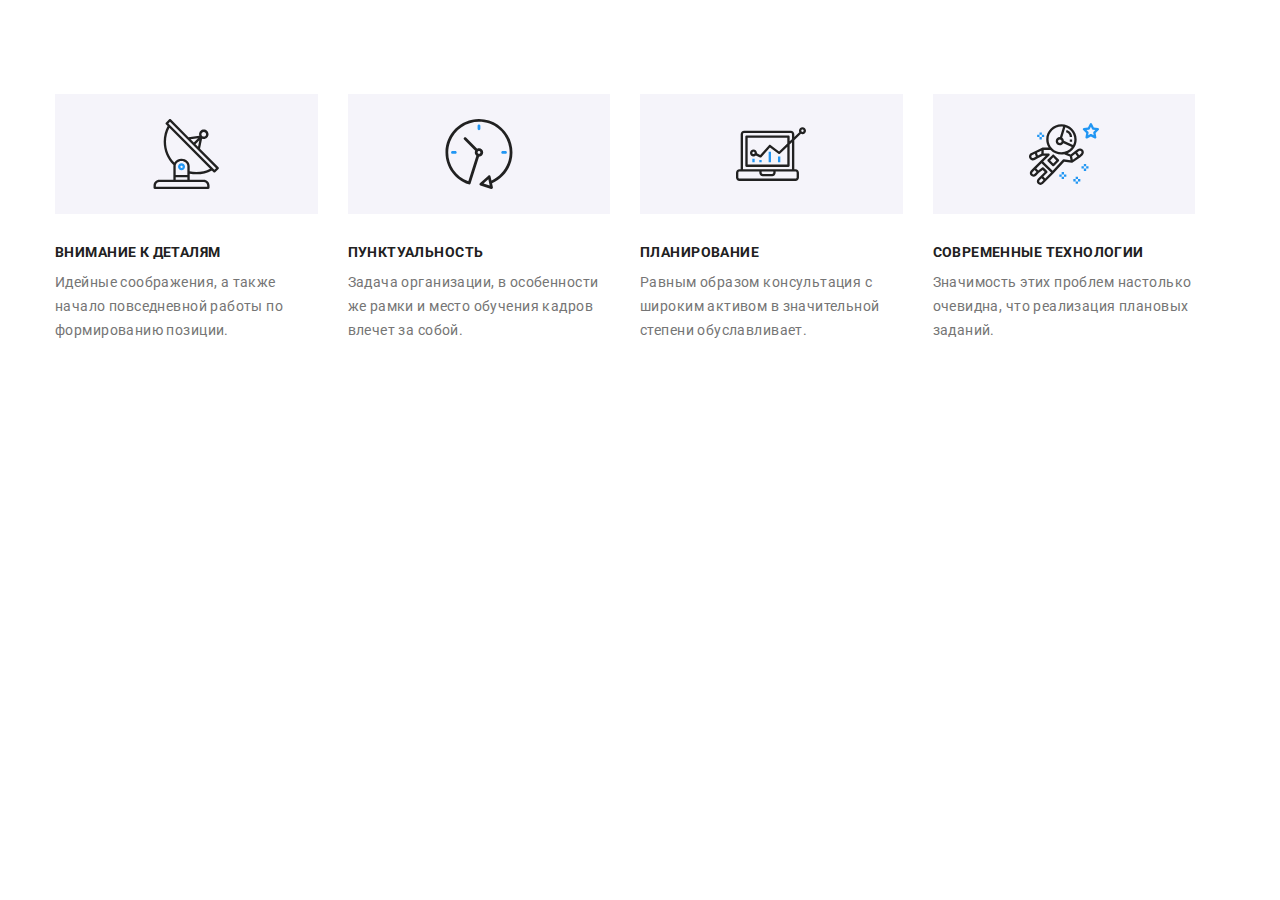
<file: index.html>
<!DOCTYPE html>
<html lang="ru">
<head>
    <meta charset="UTF-8">
    <meta http-equiv="X-UA-Compatible" content="IE=edge">
    <meta name="viewport" content="width=device-width, initial-scale=1.0">
    <title>Студия</title>
    <link rel="preconnect" href="https://fonts.googleapis.com">
    <link rel="preconnect" href="https://fonts.gstatic.com" crossorigin>
    <link href="https://fonts.googleapis.com/css2?family=Roboto:wght@400;500;700;900&display=swap" rel="stylesheet">
    <link rel="preconnect" href="https://fonts.googleapis.com">
    <link rel="preconnect" href="https://fonts.gstatic.com" crossorigin>
    <link href="https://fonts.googleapis.com/css2?family=Raleway:wght@700&display=swap" rel="stylesheet">
    <link rel="stylesheet" href="https://cdn.jsdelivr.net/npm/modern-normalize@1.1.0/modern-normalize.css"
    />
    <link rel="stylesheet" href="./css/main.min.css">
    <!-- <link rel="stylesheet" href="./css/styles.css"> -->
    
    </head>
<!-- <body>
    <header class="header">
       <div class="container header_container">
       <nav class="header_nav header_list">
           <a href=./index.html class="Logo link">Web<span class="Logostudio link">Studio</span></a>
            
        <ul class="header_list link">
            <li class="header_item link">
              <a class="heder_link heder_link--current link" href="Студия">Студия</a>
            </li>
            <li class="header_item link">
              <a class="heder_link link" href=./portfolio.html>Портфолио</a>
            </li>
            <li class="header_item link">
              <a class="heder_link link" href="Контакты">Контакты</a>
            </li>
        </ul>
        </nav>
        
        <ul class="header_contact">
            <li class="contact_list link">
                <a class="contact_item link" href="mailto:info@devstudio.com">
                <svg class="email_icon">
                <use href="./imeges/sprite.svg#icon-email"></use>
                </svg>
                info@devstudio.com</a>
            </li>
            <li class="contact_list link">
                <a class="contact_item link" href="tel:+380961111111">
                <svg class="tel_icon">
                    <use href="./imeges/sprite.svg#icon-phone"></use>
                </svg>
                +38 096 111 11 11</a>
            </li>
        </ul>       
       </div>
    </header>
    <main class="hero_center">
        <section class="baner">
            <div class="container">
            <h1 class="hero_main">Эффективные решения для вашего бизнеса</h1>
            <button class="hero_btn" type="button" data-modal-open>Заказать услугу</button>
        </div>
        </section> -->

        <section class="about_us">
            <div class="container">
            <ul class="link about_us-list">
             <li class="about_us-item"> 
                <div class="about_us-card"> 
                 <div class="about_us-pictures">
                    <svg class="about_us-icon_antena">
                    <use href="./imeges/sprite.svg#icon-antena"></use>
                    </svg>
                 </div>
                </div>
                 <h3 class="about_us-title">Внимание к деталям</h3> 
                <p class="about_us_text">Идейные соображения, а также начало повседневной работы по формированию позиции.</p>  
             </li>
             <li class="about_us-item"> 
                <div class="about_us-card"> 
                    <div class="about_us-pictures">
                       <svg class="about_us-icon_clock">
                       <use href="./imeges/sprite.svg#icon-clock"></use>
                       </svg>
                    </div>
                   </div>
                 <h3 class="about_us-title">Пунктуальность</h3> 
                <p class="about_us_text">Задача организации, в особенности же рамки и место обучения кадров влечет за собой.</p>  
             </li>
             <li class="about_us-item"> 
                <div class="about_us-card"> 
                    <div class="about_us-pictures">
                       <svg class="about_us-icon_diagram">
                       <use href="./imeges/sprite.svg#icon-diagramfinish"></use>
                       </svg>
                    </div>
                   </div>
                 <h3 class="about_us-title">Планирование</h3> 
                <p class="about_us_text">Равным образом консультация с широким активом в значительной степени обуславливает.</p>  
             </li>
             <li class="about_us-item"> 
                <div class="about_us-card"> 
                    <div class="about_us-pictures">
                       <svg class="about_us-icon_astronaut">
                       <use href="./imeges/sprite.svg#icon-astronaut"></use>
                       </svg>
                    </div>
                   </div>
                 <h3 class="about_us-title">Современные технологии</h3> 
                <p class="about_us_text">Значимость этих проблем настолько очевидна, что реализация плановых заданий.</p>  
             </li>
            </ul>
        </div>
        </section>

        <!-- <section class="we-do">
            <div class="container">
            <h2 class="we-do__title">Чем мы занимаемся</h2>
             <ul class="we_do_list">
                 <li class="link we-do__item">
                    <div class="we-do__card">
                     <img class="we_do_image" src="./imeges/box1.jpg" alt="печатает на клавиатуре" width="370" height="294">
                    <p class="we-do__text">Десктопные приложения</p>
                </div>
                </li>
                    <li class="link we-do__item">
                        <div class="we-do__card">
                    <img class="we_do_image" src="./imeges/box2.jpg" alt="показывает телефон на экране" width="370" height="294">
                <p class="we-do__text">Мобильные приложения</p>
                </div>
                </li>
                <li class="link we-do__item">
                    <div class="we-do__card">
                    <img class="we_do_image" src="./imeges/box3(1).jpg" alt="на картинке показан планшет" width="370" height="294">
                    <p class="we-do__text">Дизайнерские решения</p>
                </div>
                </li>
             </ul>
            </div>
        </section>

        <section class="team">
            <div class="container">
            <h2 class="team_title">Наша команда</h2>
            <ul class="team_list">
                <li class="link photo_us">
                    <img class="team_photo" src="./imeges/img(1).jpg" alt="сотрудник" width="270" height="260">
                    <h4 class="name">Игорь Демьяненко</h4>
                    <h5 class="prof" lang="en">Product Designer</h5>
                    <ul class="team_list_item social">
                        <li class="social_item link">
                            <a href="" class="social_link">
                             <svg class="social_icon">
                             <use 
                              href="./imeges/sprite.svg#icon-instagram">
                              </use>
                             </svg>
                            </a>
                        </li>
                        <li class="social_item link">
                            <a href="" class="social_link">
                             <svg class="social_icon">
                                <use 
                                href="./imeges/sprite.svg#icon-twitter">
                                </use>
                             </svg>
                            </a>
                        </li>

                        <li class="social_item link">
                            <a href="" class="social_link">
                               <svg class="social_icon">
                                    <use 
                                    href="./imeges/sprite.svg#icon-facebook">
                                    </use>
                                </svg>  
                            </a>

                        </li>
                        <li class="social_item link">
                            <a href="" class="social_link">
                                <svg class="social_icon">
                                    <use 
                                    href="./imeges/sprite.svg#icon-linkedin">
                                    </use>
                                </svg>  
                            </a>
                        </li>
                        
                    </ul>
                </li>
                <li class="link photo_us">
                   <img class="team_photo" src="./imeges/img(2).jpg" alt="сотрудник" width="270" height="260">
                   <h4 class="name">Ольга Репина</h4>
                   <h5 class="prof" lang="en">Frontend Developer</h5>
                   <ul class="team_list_item social">
                    <li class="social_item link">
                        <a href="" class="social_link">
                            <svg class="social_icon">
                                <use 
                                 href="./imeges/sprite.svg#icon-instagram">
                                 </use>
                                </svg>
                               </a>
                           </li>
   
                           <li class="social_item link">
                               <a href="" class="social_link">
                                <svg class="social_icon">
                                   <use 
                                   href="./imeges/sprite.svg#icon-twitter">
                                   </use>
                                </svg>
                               </a>
                           </li>
   
                           <li class="social_item link">
                               <a href="" class="social_link">
                                  <svg class="social_icon">
                                       <use 
                                       href="./imeges/sprite.svg#icon-facebook">
                                       </use>
                                   </svg>  
                               </a>
   
                           </li>
                           <li class="social_item link">
                               <a href="" class="social_link">
                                   <svg class="social_icon">
                                       <use 
                                       href="./imeges/sprite.svg#icon-linkedin">
                                       </use>
                                   </svg>  
                               </a>
                           </li>
                           
                       </ul>
                                   
                </li>
               <li class="link photo_us">
                   <img class="team_photo" src="./imeges/img(3).jpg" alt="сотрудник" width="270" height="260">
                   <h4 class="name">Николай Тарасов</h4>
                   <h5 class="prof" lang="en">Marketing</h5>
                   <ul class="team_list_item social">
                    <li class="social_item link">
                        <a href="" class="social_link">
                            <svg class="social_icon">
                                <use 
                                 href="./imeges/sprite.svg#icon-instagram">
                                 </use>
                                </svg>
                        </a>
                    </li>
   
                    <li class="social_item link">
                         <a href="" class="social_link">
                            <svg class="social_icon">
                                   <use 
                                   href="./imeges/sprite.svg#icon-twitter">
                                   </use>
                            </svg>
                        </a>
                    </li>
   
                    <li class="social_item link">
                            <a href="" class="social_link">
                                <svg class="social_icon">
                                       <use 
                                       href="./imeges/sprite.svg#icon-facebook">
                                       </use>
                                </svg>  
                            </a>
   
                    </li>
                    <li class="social_item link">
                            <a href="" class="social_link">
                                <svg class="social_icon">
                                       <use 
                                       href="./imeges/sprite.svg#icon-linkedin">
                                       </use>
                                </svg>  
                            </a>
                    </li>
                           
                </ul>
              </li>
               <li class="link photo_us">
                   <img class="team_photo" src="./imeges/img(4).jpg" alt="сотрудник" width="270" height="260">
                   <h4 class="name">Михаил Ермаков</h4>
                   <h5 class="prof" lang="en">UI Designer</h5>
                   <ul class="team_list_item social">
                    <li class="social_item link">
                        <a href="" class="social_link">
                            <svg class="social_icon">
                                <use 
                                 href="./imeges/sprite.svg#icon-instagram">
                                 </use>
                            </svg>
                        </a>
                    </li>
   
                    <li class="social_item link">
                        <a href="" class="social_link">
                            <svg class="social_icon">
                                   <use 
                                   href="./imeges/sprite.svg#icon-twitter">
                                   </use>
                            </svg>
                        </a>
                    </li>
   
                    <li class="social_item link">
                        <a href="" class="social_link">
                            <svg class="social_icon">
                                       <use 
                                       href="./imeges/sprite.svg#icon-facebook">
                                       </use>
                            </svg>  
                        </a>
   
                    </li>
                    <li class="social_item link">
                        <a href="" class="social_link">
                            <svg class="social_icon">
                                       <use 
                                       href="./imeges/sprite.svg#icon-linkedin">
                                       </use>
                            </svg>  
                        </a>
                    </li>
                   </ul>
                </li>
            </ul>
        </div>
        </section>

        <section class="client">
            <div class="container">
                <h2 class="title_client">Постоянные клиенты</h2>
            <ul class="client_list list">
                <li class="client_item link">
                    <a class="client_link" href="">
                        <svg class="company_icon">
                            <use href="./imeges/sprite.svg#icon-Company-YA"></use>
                        </svg>
                    </a>

                </li>
                <li class="client_item link">
                    <a class="client_link" href="">
                        <svg class="company_icon">
                            <use href="./imeges/sprite.svg#icon-company-windows"></use>
                        </svg>
                    </a>

                </li>
                <li class="client_item link">
                    <a class="client_link" href="">
                        <svg class="company_icon">
                            <use href="./imeges/sprite.svg#icon-company-circle"></use>
                        </svg>
                    </a>

                </li>
                <li class="client_item link">
                    <a class="client_link" href="">
                        <svg class="company_icon">
                            <use href="./imeges/sprite.svg#icon-Compane-foster"></use>
                        </svg>
                    </a>

                </li>
                <li class="client_item link">
                    <a class="client_link" href="">
                        <svg class="company_icon">
                            <use href="./imeges/sprite.svg#icon-company-brand"></use>
                        </svg>
                    </a>

                </li>
                <li class="client_item link">
                    <a class="client_link" href="">
                        <svg class="company_icon">
                            <use href="./imeges/sprite.svg#icon-company"></use>
                        </svg>
                    </a>

                </li>
            </ul>
            
            </div>
        </section>
    </main>

    <footer class="footer link">
    
     <div class="head_footer_container container"> 
        <div class="footer_container">
            <div class="footer_web">  
                <div class="logo_foot">
                <a href="WebStudio" class="Logo_footer link">Web<span class="Logostudio_footer link">Studio</span></a>
                </div>
            <address> 
            <ul class="link footer_list">
                <li class="link footer_item">
                    <a class="adress link" href="г.Киев,пр-тЛесиУкраинки,26">г. Киев, пр-т Леси Украинки, 26</a>
                </li>
                <li class="link footer_item">
                    <a class="contact_item link" href="mailto:info@devstudio.com">info@devstudio.com</a>
                </li>
                <li class="link footer_item">
                    <a class="contact_item link" href="tel:+380961111111">+38 096 111 11 11</a>
                </li>
            </ul>
            </address>
            </div> 

        <div class="footer_social">
         <h2 class="social_title">Присоединяйтесь</h2>
            <ul class="footer_social-list">
             <li class="footer_social-item link"> 
                 <a href="" class="footer_social-link">
                    <svg class="footer_social-icon">
                        <use href="./imeges/sprite.svg#icon-instagram"></use>
                    </svg>
                </a> 
            </li>
                            
            <li class="footer_social-item link"> 
                <a href="" class="footer_social-link">
                    <svg class="footer_social-icon">
                        <use href="./imeges/sprite.svg#icon-twitter"></use>
                    </svg>
                </a>
             </li>
                              
             <li class="footer_social-item link"> 
                 <a href="" class="footer_social-link">
                    <svg class="footer_social-icon">
                        <use href="./imeges/sprite.svg#icon-facebook"></use>
                    </svg>
                </a> 
            </li>

            <li class="footer_social-item link"> 
                <a href="" class="footer_social-link">
                    <svg class="footer_social-icon">
                        <use href="./imeges/sprite.svg#icon-linkedin"></use>
                    </svg>
                </a> 
            </li>
           </ul>
        </div> 
        </div> 
     
    <form class="footer_form">
        <strong class="strong">Подпишитесь на рассылку</strong>
        <div class="write_send">
        <input type="email" 
            id="mail" 
            placeholder="E-mail" 
            class="footer_input">
        <button type="submit" class="btn_write">
            <span class="btn_title">Подписаться</span>
            <svg class="icon_send" width="24" height="24">
                <use href="./imeges/sprite.svg#icon-send">
                 </use>
            </svg>
        </button>
        </div>
    </form>

     </div>
</footer> -->


    <div class="backdrop is_hidden" data-modal>
        <div class="modal">
            <button type="button" class="close_btn" data-modal-close>
                <svg class="close_button">
                    <use href="./imeges/sprite.svg#icon-close-black-18dp">
                </use>
                </svg>
            </button>
        
        <form class="modal_form">
            <p class="title_form">Оставьте свои данные, мы вам перезвоним</p>
            <div class="form_name">
            <label class="form_item" for="name" >Имя</label>
            <input class="form_input" type="text" name="name" id="name" placeholder="Иванов Иван">
            <svg class="form_icon">
            <use href="./imeges/sprite.svg#icon-People"></use>
            </svg>
           </div>
           <div class="form_name">
            <label class="form_item" for="tel">Телефон</label>
            <input class="form_input" type="tel" name="tel" id="tel">
            <svg class="form_icon">
               <use href="./imeges/sprite.svg#icon-tel"></use>
               </svg>
           </div>
           <div class="form_name">
            <label class="form_item" for="email">Почта</label>
            <input class="form_input" type="email" name="email" id="email">
            <svg class="form_icon">
               <use href="./imeges/sprite.svg#icon-letter"></use>
               </svg>
           </div>
           <div class="form_name">
            <label class="form_item" for="com">Комментарий</label>
            <textarea name="com" id="com" cols="30" rows="10" class="comment" placeholder="Введите текст"></textarea>
           </div>
           
           <input type="checkbox" id="agreement" class="agreement hidden_visual"> 
          <label for="agreement" class="form_checkbox">
              <span class="span">
                <svg class="check" width="11" height="8">
                    <use href="./imeges/sprite.svg#icon-icon-vector">
                 </use>
                </svg>
              </span>Cоглашаюсь с рассылкой и принимаю &#160; 
          <a class="form_agry" href="">Условия договорa</a>
          </label> 
           
            
       
           <button type="submit" class="btn_send btn_submit">отправить</button>
        
        </form>

    </div>       
    </div>
        <script src="./js/modal.js"></script>
    </body>
</html>
</file>
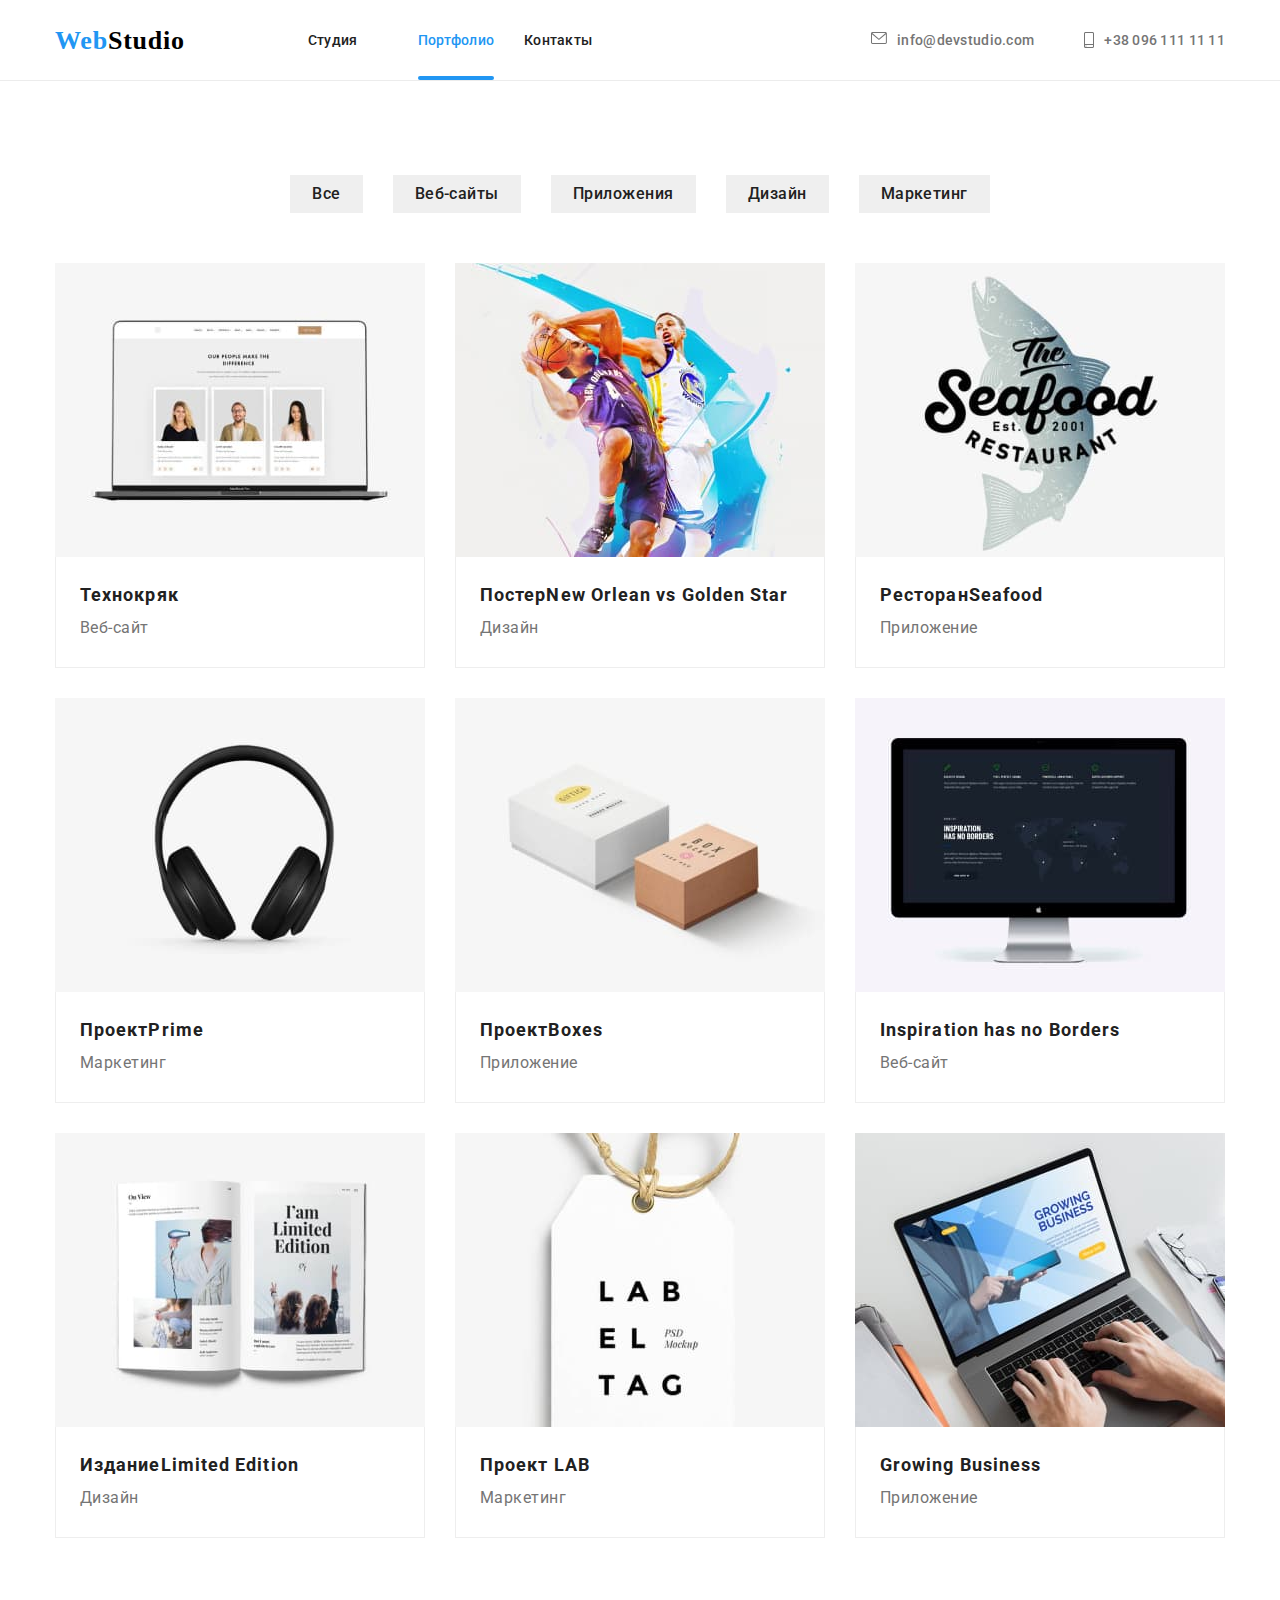
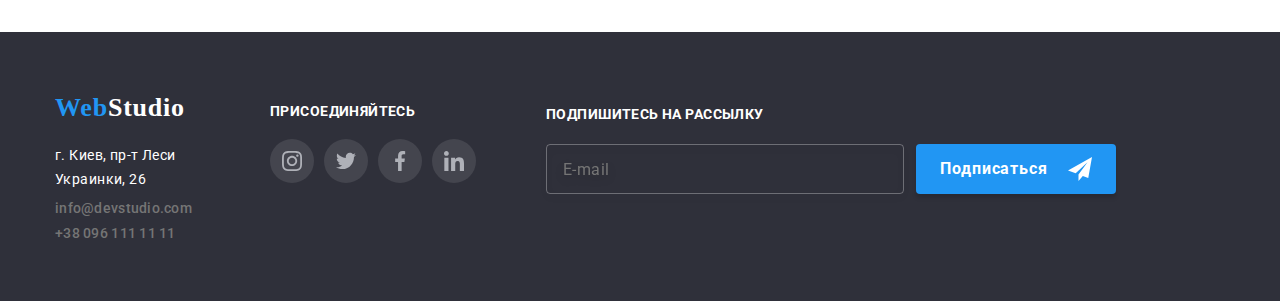
<file: portfolio.html>
<!DOCTYPE html>
<html lang="ru">
<head>
    <meta charset="UTF-8">
    <meta http-equiv="X-UA-Compatible" content="IE=edge">
    <meta name="viewport" content="width=device-width, initial-scale=1.0">
    <title>Document</title>
    <link rel="preconnect" href="https://fonts.googleapis.com">
    <link rel="preconnect" href="https://fonts.gstatic.com" crossorigin>
    <link href="https://fonts.googleapis.com/css2?family=Roboto:wght@400;500;700;900&display=swap" rel="stylesheet">
    <link rel="stylesheet" href="https://cdn.jsdelivr.net/npm/modern-normalize@1.1.0/modern-normalize.css"
    />
    <link rel="stylesheet" href="./css/main.min.css">
    <link rel="stylesheet" href="./css/styles.css">
</head>
<body>
    <header class="header">
        <div class="container header_container">
        <nav class="header_nav header_list">
            <a href=./index.html class="Logo link">Web<span class="Logostudio link">Studio</span></a>
             
         <ul class="header_list link">
             <li class="header_item link">
               <a class="heder_link link" href=./index.html>Студия</a>
             </li>
             <li class="header_item link">
               <a class="heder_link heder_link--current link" href=./portfolio.html>Портфолио</a>
             </li>
             <li class="header_item link">
               <a class="heder_link link" href="Контакты">Контакты</a>
             </li>
         </ul>
         </nav>
         
         <ul class="header_contact">
            <li class="contact_list link">
                <a class="contact_item link" href="mailto:info@devstudio.com">
                <svg class="email_icon">
                <use href="./imeges/sprite.svg#icon-email"></use>
                </svg>
                info@devstudio.com</a>
            </li>
            <li class="contact_list link">
                <a class="contact_item link" href="tel:+380961111111">
                <svg class="tel_icon">
                    <use href="./imeges/sprite.svg#icon-phone"></use>
                </svg>
                +38 096 111 11 11</a>
            </li>
        </ul>            
        </div>
     </header>

     <main>
         <section class="menu">
             <div class="container">
             <h2 hidden>навигация</h2>
             <ul class="menu_nav">
                 <li class="menu_title link">
                     <button class="menu_btn link" type="button">Все</button>
                 </li>
                 <li class="menu_title link">
                    <button class="menu_btn link" type="button">Веб-сайты</button>
                </li>
                <li class="menu_title link">
                    <button class="menu_btn link" type="button">Приложения</button>
                </li>
                <li class="menu_title link">
                    <button class="menu_btn link" type="button">Дизайн</button>
                </li>
                <li class="menu_title link">
                    <button class="menu_btn link" type="button">Маркетинг</button>
                </li>
             </ul>
         
             <h2 hidden>Galery</h2>
             <ul class="galary">
                 <li class="link galary_list">
                     <a class="link galary_link" href="">
                <div class="galary_item">    
                    <img  src="./imeges/img1.jpg" alt="сотрудники" width="370" height="294">
                    <div class="galary_discription">
                    <p class="galary_discription--text"> Технокряк это современная площадка 
                    распространения коронавируса. 
                    Компании используют эту платформу 
                    для цифрового шпионажа и атак на защищённые 
                    сервера конкурентов
                    </p>
                </div>
                </div>
                    <div class="card">
                        <h3 class="project_list">Технокряк</h3>
                        <p class="project_item">Веб-сайт</p>
                    </div>
                </a>

                 </li>
                 <li class="link galary_list">
                     <a class="link galary_link" href="">
                    <div class="galary_item">
                    <img  src="./imeges/img2.jpg" alt="баскетбол" width="370" height="294">
                    <div class="galary_discription">
                    <p class="galary_discription--text"> Технокряк это современная площадка 
                        распространения коронавируса. 
                        Компании используют эту платформу 
                        для цифрового шпионажа и атак на защищённые 
                        сервера конкурентов
                        </p>
                    </div>
                    </div> 
                    <div class="card">
                        <h3 class="project_list">Постер<span class="project-list" lang="en">New Orlean vs Golden Star</span>
                        </h3>
                        <p class="project_item">Дизайн</p>
                    </div>
                    </a>

                 </li >
                 <li class="link galary_list" >
                     <a class="link galary_link" href="">
                        <div class="galary_item">
                    <img  src="./imeges/img3.jpg" alt="логотип ресторана" width="370" height="294">
                    <div class="galary_discription">  
                    <p class="galary_discription--text"> Технокряк это современная площадка 
                        распространения коронавируса. 
                        Компании используют эту платформу 
                        для цифрового шпионажа и атак на защищённые 
                        сервера конкурентов
                        </p>
                        </div>
                    </div>
                        <div class="card">
                        <h3 class="project_list">Ресторан<span class="project-list" lang="en">Seafood</span></h3>
                        <p class="project_item">Приложение</p>
                </div>
                </a>

                 </li>
                 <li class="link galary_list">
                     <a class="link galary_link" href="">
                        <div class="galary_item">
                    <img  src="./imeges/img4.jpg" alt="наушники" width="370" height="294">
                    <div class="galary_discription">
                    <p class="galary_discription--text"> Технокряк это современная площадка 
                        распространения коронавируса. 
                        Компании используют эту платформу 
                        для цифрового шпионажа и атак на защищённые 
                        сервера конкурентов
                        </p>
                        </div>
                        </div>
                    <div class="card">
                        <h3 class="project_list">Проект<span class="project-list" lang="en">Prime</span></h3>
                        <p class="project_item">Маркетинг</p>
                    </div>
                </a>
                 </li>
                 <li class="link galary_list">
                     <a class="link galary_link" href="">
                        <div class="galary_item">
                    <img  src="./imeges/img5.jpg" alt="коробки" width="370" height="294">
                    <div class="galary_discription">
                    <p class="galary_discription--text"> Технокряк это современная площадка 
                        распространения коронавируса. 
                        Компании используют эту платформу 
                        для цифрового шпионажа и атак на защищённые 
                        сервера конкурентов
                        </p>
                        </div>
                        </div>
                    <div class="card">
                        <h3 class="project_list">Проект<span class="project-list" lang="en">Boxes</span> </h3>
                        <p class="project_item">Приложение</p>
                    </div>
                </a>
                 </li>
                 <li class="link galary_list">
                     <a class="link galary_link" href="">
                        <div class="galary_item">
                    <img  src="./imeges/img6.jpg" alt="монитор" width="370" height="294">
                    <div class="galary_discription">
                    <p class="galary_discription--text"> Технокряк это современная площадка 
                        распространения коронавируса. 
                        Компании используют эту платформу 
                        для цифрового шпионажа и атак на защищённые 
                        сервера конкурентов
                        </p>
                        </div>
                        </div>
                    <div class="card">
                        <h3 class="project_list" lang="en">Inspiration has no Borders</h3>
                        <p class="project_item">Веб-сайт</p>
                </div>    
                </a>
                 </li>
                 <li class="link galary_list">
                     <a class="link galary_link" href="">
                        <div class="galary_item">
                    <img src="./imeges/img7.jpg" alt="книга" width="370" height="294">
                    <div class="galary_discription">
                    <p class="galary_discription--text"> Технокряк это современная площадка 
                        распространения коронавируса. 
                        Компании используют эту платформу 
                        для цифрового шпионажа и атак на защищённые 
                        сервера конкурентов
                        </p>
                    </div>  
                    </div>
                    <div class="card">
                        <h3 class="project_list">Издание<span class="project-list" lang="en">Limited Edition</span></h3>
                         <p class="project_item">Дизайн</p>
                    </div>
                </a>
                 </li>
                 <li class="link galary_list">
                     <a class="link galary_link" href="">
                        <div class="galary_item">
                    <img  src="./imeges/img8.jpg" alt="бирка" width="370" height="294">
                    <div class="galary_discription">
                    <p class="galary_discription--text"> Технокряк это современная площадка 
                        распространения коронавируса. 
                        Компании используют эту платформу 
                        для цифрового шпионажа и атак на защищённые 
                        сервера конкурентов
                        </p>
                        </div>
                        </div>
                    <div class="card">
                        <h3 class="project_list">Проект <span class="project-list" lang="en">LAB</span></h3>
                        <p class="project_item">Маркетинг</p>
                </div>
                </a>
                 </li>
                 <li class="link galary_list">
                     <a class="link galary_link" href="">
                        <div class="galary_item">
                    <img  src="./imeges/img9.jpg" alt="ноутбук" width="370" height="294">
                    <div class="galary_discription">
                    <p class="galary_discription--text"> Технокряк это современная площадка 
                        распространения коронавируса. 
                        Компании используют эту платформу 
                        для цифрового шпионажа и атак на защищённые 
                        сервера конкурентов
                        </p>
                        </div>
                        </div>
                    <div class="card">
                        <h3 class="project_list" lang="en">Growing Business</h3>
                         <p class="project_item">Приложение</p>
                    </div>    
                </a>
                 </li>
            </ul>
         </div>
         </section>
     </main>

     <footer class="footer link">
    
        <div class="head_footer_container container">
           <div class="footer_container">
               <div class="footer_web">  
                   <div class="logo_foot">
                   <a href="WebStudio" class="Logo_footer link">Web<span class="Logostudio_footer link">Studio</span></a>
                   </div>
               <address> 
               <ul class="link footer_list">
                   <li class="link footer_item">
                       <a class="adress link" href="г.Киев,пр-тЛесиУкраинки,26">г. Киев, пр-т Леси Украинки, 26</a>
                   </li>
                   <li class="link footer_item">
                       <a class="contact_item link" href="mailto:info@devstudio.com">info@devstudio.com</a>
                   </li>
                   <li class="link footer_item">
                       <a class="contact_item link" href="tel:+380961111111">+38 096 111 11 11</a>
                   </li>
               </ul>
               </address>
               </div> 
   
           <div class="footer_social">
            <h2 class="social_title">Присоединяйтесь</h2>
               <ul class="footer_social-list">
                <li class="footer_social-item link"> 
                    <a href="" class="footer_social-link">
                       <svg class="footer_social-icon">
                           <use href="./imeges/sprite.svg#icon-instagram"></use>
                       </svg>
                   </a> 
               </li>
                               
               <li class="footer_social-item link"> 
                   <a href="" class="footer_social-link">
                       <svg class="footer_social-icon">
                           <use href="./imeges/sprite.svg#icon-twitter"></use>
                       </svg>
                   </a>
                </li>
                                 
                <li class="footer_social-item link"> 
                    <a href="" class="footer_social-link">
                       <svg class="footer_social-icon">
                           <use href="./imeges/sprite.svg#icon-facebook"></use>
                       </svg>
                   </a> 
               </li>
   
               <li class="footer_social-item link"> 
                   <a href="" class="footer_social-link">
                       <svg class="footer_social-icon">
                           <use href="./imeges/sprite.svg#icon-linkedin"></use>
                       </svg>
                   </a> 
               </li>
              </ul>
           </div> 
       </div>
       <form class="footer_form">
        <strong class="strong">Подпишитесь на рассылку</strong>
        <div class="write_send">
        <input type="email" 
            id="mail" 
            placeholder="E-mail" 
            class="footer_input">
        <button type="submit" class="btn_write">
            <span class="btn_title">Подписаться</span>
            <svg class="icon_send" width="24" height="24">
                <use href="./imeges/sprite.svg#icon-send">
                 </use>
            </svg>
        </button>
        </div>
    </form>
        </div>
       
       </footer>
    
</body>
</html>
</file>
<file: css/styles.css>
/* HEADER */
/* CONTACT */
/* HERO */
/* FOOTER */

/* PORTFOLIO */
/* MENU */

/* GALARY */





/* --модальное окно-- */
</file>
<file: css/main.min.css>
:root{--primary-title-color: #ffffff;--secondary-title-color: #212121;--primary-text-color: #757575;--secondary-text-color: #2196F3}ul,h1,h3,h2,h4,p{padding:0px;margin:0px}img{display:block;min-width:100%;height:auto}a{display:block}html{box-sizing:border-box}body{font-family:'Roboto', sans-serif;margin:0px}.link{list-style:none;text-decoration:none;font-style:normal}.container{width:1200px;margin:0 auto;padding:0 15px}.hero_btn{font-family:Roboto;font-style:normal;font-weight:bold;font-size:16px;line-height:30px;display:flex;align-items:center;letter-spacing:0.06em;color:var(--primary-title-color);background-color:#2196F3;cursor:pointer;margin:auto;border-radius:4px;padding:10px 32px}.hero_btn:focus,.hero_btn:hover{background-color:var(--secondary-text-color);color:var(--secondary-title-color)}.social_item{width:44px;height:44px}.social_item:not(:first-child){margin-left:10px}.social_link{width:100%;height:100%;border-radius:50%;background-color:#ffffff;display:flex;justify-content:center;align-items:center;transition:background-color 250ms cubic-bezier(0.4, 0, 0.2, 1)}.social_link:focus,.social_link:hover{background-color:var(--secondary-text-color);border-radius:50%}.social{display:flex;justify-content:center;align-items:center}.social_icon{width:20px;height:20px;fill:#afb1b8;justify-content:center;align-items:center}.social_icon:hover,.social_icon:focus{fill:#ffffff;border-color:var(--secondary-text-color)}.menu_btn:hover,.menu_btn:focus{color:var(--primary-title-color);background-color:var(--secondary-text-color)}.menu_btn{border:none;font-family:Roboto;font-style:normal;font-weight:500;font-size:16px;line-height:26px;text-align:center;letter-spacing:0.03em;color:var(--secondary-title-color);cursor:pointer;display:block;padding:6px 22px;transition:color 250ms cubic-bezier(0.4, 0, 0.2, 1),background-color 250ms cubic-bezier(0.4, 0, 0.2, 1),box-shadow 250ms cubic-bezier(0.4, 0, 0.2, 1)}.menu{padding-top:94px;padding-bottom:94px}.menu_nav{display:flex;justify-content:center;margin-bottom:50px}.menu_title:not(:first-child){margin-left:30px}.backdrop{width:100%;height:100%;position:fixed;top:0;background-color:rgba(0,0,0,0.2);display:flex;justify-content:center;align-items:center;transition:opacity 250ms cubic-bezier(0.4, 0, 0.2, 1)}.backdrop.is_hidden{opacity:0;visibility:hidden;pointer-events:none}.modal{width:528px;min-height:581px;background:#ffffff;border-radius:4px;position:relative}.close_btn{display:flex;justify-content:center;align-items:center;width:30px;height:30px;border-radius:50%;position:absolute;right:18px;top:18px;background-color:transparent;border:1px solid rgba(0,0,0,0.1);cursor:pointer}.close_button{width:18px;height:18px;justify-content:center;align-items:center}.close_button:hover{fill:var(--secondary-text-color)}textarea{resize:none}.modal_form{padding:40px}.title_form{display:block;font-family:Roboto;font-style:normal;font-weight:bold;font-size:20px;line-height:23px;text-align:center;letter-spacing:0.03em;color:#212121;margin-bottom:12px}.form_name{position:relative;display:flex;flex-direction:column;margin-bottom:12px;cursor:pointer}.form_item{font-family:Roboto;font-style:normal;font-weight:normal;font-size:12px;line-height:14px;letter-spacing:0.01em;color:#757575;margin-bottom:4px}.form_input{height:40px;left:576px;top:314px;outline:none;border:1px solid rgba(33,33,33,0.2);border-radius:4px;padding-left:42px;margin:0;border:1px solid rgba(33,33,33,0.2);border-radius:4px;transition:border 250ms cubic-bezier(0.4, 0, 0.2, 1)}.form_input:hover,.form_input:focus{outline:none;border:1px solid #2196F3}.form_name:hover.form_icon{fill:#2196F3}.form_input:focus+.form_icon{fill:#2196F3}.form_icon{height:15px;width:12px;position:absolute;top:31px;left:12px;pointer-events:none;transition:fill 250ms cubic-bezier(0.4, 0, 0.2, 1)}.comment{outline:none;padding:12px 16px;border-radius:4px;border:1px solid rgba(33,33,33,0.2);resize:none;transition:border 250ms cubic-bezier(0.4, 0, 0.2, 1)}.comment:focus,.comment:hover{outline:none;border:1px solid #2196F3}.form_checkbox{font-size:14px;line-height:1.2;color:var(--primary-text-color);display:flex;font-style:normal;font-weight:normal;letter-spacing:0.03em;cursor:pointer}.form_checkbox .span{width:15px;height:15px;border:2px solid black;border-radius:3px;margin-right:7px;display:flex;justify-content:center;align-items:center}.agreement:checked+.form_checkbox .span{background-color:var(--secondary-text-color);border:2px solid var(--secondary-text-color)}.hidden_visual{position:absolute;width:1px;height:1px;margin:-1px;border:0;padding:0;clip:rect(0 0 0 0);overflow:hidden}.btn_send{display:block;margin-left:auto;margin-right:auto}.btn_submit{background:var(--secondary-text-color);width:200px;height:50px;box-shadow:0px 4px 4px rgba(0,0,0,0.15);border-radius:4px;border:none;cursor:pointer;color:var(--primary-title-color);font-weight:700;font-size:16px;line-height:1.88;letter-spacing:0.06em;margin-top:30px}.footer_form{display:flex;flex-wrap:wrap;margin-right:93px}.strong{font-family:Roboto;font-style:normal;font-weight:700;font-size:14px;line-height:1.14;letter-spacing:0.03em;text-transform:uppercase;display:block;color:var(--primary-title-color);padding-top:15px}.write_send{display:flex;margin-top:-25px}.footer_input{outline:none;font-family:Roboto;font-style:normal;font-weight:400;font-size:16px;line-height:1.25;display:flex;align-items:center;letter-spacing:0.03em;color:rgba(255,255,255,0.6);width:358px;height:50px;padding:15px 16px;margin-right:12px;color:var(--primary-title-color);background:none;border:1px solid rgba(255,255,255,0.3);box-sizing:border-box;filter:drop-shadow(0px 4px 4px rgba(0,0,0,0.15));border-radius:4px;transition:border 250ms cubic-bezier(0.4, 0, 0.2, 1)}.btn_write{display:flex;justify-content:center;align-items:center;width:200px;height:50px;left:1185px;top:2787px;border:none;background-color:var(--secondary-text-color);box-shadow:0px 4px 4px rgba(0,0,0,0.15);border-radius:4px;box-shadow:0px 4px 4px rgba(0,0,0,0.15);cursor:pointer;transition:background-color 250ms cubic-bezier(0.4, 0, 0.2, 1)}.icon_send{width:24px;height:24px;margin-left:10px}.btn_title{font-family:Roboto;font-style:normal;font-weight:bold;font-size:16px;line-height:calc(30 / 16);letter-spacing:0.06em;color:var(--primary-title-color);margin-right:10px}.header{border-bottom:1px solid #ececec}.Logo{color:var(--secondary-text-color);font-family:Raleway;font-style:normal;font-weight:bold;font-size:26px;line-height:31px;letter-spacing:0.03em;margin-right:93px;padding-top:25px;padding-bottom:25px}.Logostudio{font-family:Raleway;font-style:normal;font-weight:bold;font-size:26px;line-height:31px;letter-spacing:0.03em;color:black}.header_list{display:flex;justify-content:center;align-items:center}.header_container{display:flex;height:80px}.header_nav{display:flex}.header_item{font-family:Roboto;font-style:normal;font-weight:500;font-size:14px;line-height:16px;letter-spacing:0.02em}.header_item:hover,.header_item:focus{color:var(--secondary-text-color)}.header_item:not(:last-child){margin:30px}.heder_link{position:relative;color:var(--secondary-title-color);padding-top:32px;padding-bottom:32px;display:block;transition:color 250ms cubic-bezier(0.4, 0, 0.2, 1)}.heder_link:hover,.heder_link:focus{color:var(--secondary-text-color)}.heder_link--current{color:var(--secondary-text-color)}.heder_link--current::after{content:"";left:0;width:100%;height:4px;position:absolute;bottom:0px;border-radius:2px;background-color:var(--secondary-text-color)}.header_contact{display:flex;margin-left:auto;align-items:center}.contact_item{font-family:Roboto;font-style:normal;font-weight:500;font-size:14px;line-height:16px;letter-spacing:0.02em;color:var(--primary-text-color);display:flex;transition:color 250ms cubic-bezier(0.4, 0, 0.2, 1)}.contact_item:hover,.contact_item:focus{color:var(--secondary-text-color)}.contact_list:not(:last-child){margin-right:50px}.email_icon{height:12px;width:16px;margin-right:10px;fill:currentColor}.tel_icon{height:16px;width:10px;margin-right:10px;fill:currentColor}.baner{background-color:#2F303A}.hero_main{font-family:Roboto;font-style:normal;font-weight:900;font-size:44px;line-height:60px;text-align:center;letter-spacing:0.06em;text-transform:uppercase;color:var(--primary-title-color);width:696px;margin:auto;margin-bottom:30px}.hero_main{padding-top:auto;padding-bottom:auto}.baner{padding-top:200px;height:600px;max-width:1600px;margin:auto;text-align:center;background-image:linear-gradient(to right, rgba(47,48,58,0.4), rgba(47,48,58,0.4)),url(../imeges/background.jpg);background-repeat:no-repeat;background-position:center;background-size:cover}.about_us-title{font-family:Roboto;font-style:normal;font-weight:bold;font-size:14px;line-height:16px;letter-spacing:0.03em;text-transform:uppercase;color:var(--secondary-title-color);margin-bottom:10px}.about_us-item{width:270px;flex-basis:calc(100% / 4 - 30px)}.about_us-item:not(:first-child){margin-left:30px}.about_us-list{display:flex}.about_us{padding-top:94px;padding-bottom:47px}.about_us_text{font-family:Roboto;font-style:normal;font-weight:normal;font-size:14px;line-height:24px;letter-spacing:0.03em;color:var(--primary-text-color);margin-top:10px;display:flex}.about_us-title:not(:last-child){margin-right:50px}.about_us-icon_antena,.about_us-icon_clock,.about_us-icon_diagram,.about_us-icon_astronaut{height:70px;width:70px}.about_us-pictures{height:120px;background-color:#F5F4FA;margin-bottom:30px;display:flex;justify-content:center;align-items:center}.we-do{padding-top:47px;padding-bottom:94px}.we_do_list{display:flex;flex-basis:calc(100% / 3 - 90px)}.we-do__title{font-family:Roboto;font-style:normal;font-weight:bold;font-size:36px;line-height:42px;text-align:center;letter-spacing:0.03em;color:var(--secondary-title-color);margin-bottom:50px}.we-do__item:not(:first-child){margin-left:30px}.we-do__text{position:absolute;font-family:Roboto;font-style:normal;font-weight:bold;font-size:14px;line-height:16px;text-align:center;letter-spacing:0.03em;text-transform:uppercase;display:flex;justify-content:center;align-items:center;line-height:1.17;width:100%;height:70px;background-color:rgba(47,48,58,0.8);color:var(--primary-title-color);bottom:0}.we-do__card{position:relative}.team_title{font-family:Roboto;font-style:normal;font-weight:bold;font-size:36px;line-height:42px;text-align:center;letter-spacing:0.03em;color:var(--secondary-title-color);margin-bottom:50px}.team{background-color:#f5f4fa;padding-top:94px;padding-bottom:94px;max-width:1600px;margin:auto}.photo_us{flex-basis:calc(100% / 4 - 90px);box-shadow:0px 1px 3px rgba(0,0,0,0.12),0px 1px 1px rgba(0,0,0,0.14),0px 2px 1px rgba(0,0,0,0.2);border-radius:0px 0px 4px 4px;background-color:var(--primary-title-color)}.photo_us:not(:first-child){margin-left:30px}.team_list{display:flex;flex-wrap:wrap}.team_list>.photo_us{flex-basis:calc((100% / 4) - 30px)}.team_photo{margin-bottom:30px}.name{font-family:Roboto;font-style:normal;font-weight:500;font-size:16px;line-height:19px;text-align:center;letter-spacing:0.03em;color:var(--secondary-title-color)}.prof{font-family:Roboto;font-style:normal;font-weight:normal;font-size:16px;line-height:19px;text-align:center;letter-spacing:0.03em;color:var(--primary-text-color);padding:auto;margin-top:10px}.team_list_item{margin-bottom:30px}.client{padding-top:94px;padding-bottom:94px}.title_client{font-family:Roboto;font-style:normal;font-weight:bold;font-size:36px;line-height:42px;text-align:center;letter-spacing:0.03em;color:#212121;margin-bottom:50px}.client_link{display:flex;justify-content:center;align-items:center;width:170px;height:92px;border-radius:4px;border:1px solid #afb1b8;cursor:pointer;transition:background-color 250ms cubic-bezier(0.4, 0, 0.2, 1)}.client_link:focus,.client_link:hover{border-color:#2196F3;fill:#2196F3}.client_item:not(:last-child){margin-right:30px}.company_icon{width:106px;height:60px;fill:#AFB1B8}.company_icon:hover,.company_icon:focus{fill:#2196F3;border-color:#2196F3}.client_list{display:flex;justify-content:center}.logo_foot{margin-bottom:20px;height:31px;width:145px}.Logostudio_footer{color:#ffffff}.adress{font-family:Roboto;font-style:normal;font-weight:normal;font-size:14px;line-height:24px;letter-spacing:0.03em;color:var(--primary-title-color)}.mail .tel{font-family:Roboto;font-style:normal;font-weight:normal;font-size:14px;line-height:24px;letter-spacing:0.03em;color:rgba(255,255,255,0.6)}.footer{background-color:#2F303A;padding-top:60px;padding-bottom:60px;max-width:1600px;margin:auto}.Logo_footer{color:var(--secondary-text-color);font-family:Raleway;font-style:normal;font-weight:bold;font-size:26px;line-height:31px;letter-spacing:0.03em}.footer_item{display:block}.footer_item:not(:last-child){margin-bottom:9px}.social_title{align-items:center;justify-content:center;margin-bottom:20px;width:145px;height:16px;left:516px;top:2751px;color:var(--primary-title-color);font-family:Roboto;font-style:normal;font-weight:700;font-size:14px;line-height:calc(16 / 14);letter-spacing:0.03em;text-transform:uppercase}.head_footer_container{display:flex}.footer_container{display:flex;align-items:baseline;margin-right:70px}.footer_social-list{display:flex;justify-content:center;align-items:center}.footer_social-link{display:flex;justify-content:center;align-items:center;width:44px;height:44px;background-color:rgba(255,255,255,0.1);border-radius:50%;transition:background-color 250ms cubic-bezier(0.4, 0, 0.2, 1)}.footer_social-link:focus,.footer_social-link:hover{background-color:var(--secondary-text-color);border-radius:50%}.footer_social-icon{width:20px;height:20px;fill:#afb1b8;justify-content:center;align-items:center}.footer_social-icon:hover,.footer_social-icon:focus{fill:#ffffff;border-color:var(--secondary-text-color)}.footer_web{margin-right:70px}.footer_social-item{width:44px;height:44px}.footer_social-item:not(:first-child){margin-left:10px}.project_list{font-family:Roboto;font-style:normal;font-weight:bold;font-size:18px;line-height:36px;letter-spacing:0.06em;color:var(--secondary-title-color)}.project_item{font-family:Roboto;font-style:normal;font-weight:normal;font-size:16px;line-height:30px;letter-spacing:0.03em;color:var(--primary-text-color);margin-bottom:4px}.container_nav{display:flex;justify-content:center;margin-bottom:50px}.menu_title:not(:first-child){margin-left:30px}.card{padding:20px 24px;border:1px solid #eeeeee;border-top:none}.galary_item{position:relative;overflow:hidden}.galary_discription{position:absolute;font-family:Roboto;font-style:normal;font-weight:normal;font-size:18px;line-height:28px;letter-spacing:0.03em;color:white;top:0px;left:0px;height:100%;padding:63px 24px;transform:translate(0, 100%);transition:transform 250ms cubic-bezier(0.4, 0, 0.2, 1);background-color:var(--secondary-text-color)}.galary_discription--text{text-align:left;padding-right:24px;padding-left:24px}.galary_link{transition:box-shadow 250ms cubic-bezier(0.4, 0, 0.2, 1)}.galary_link:hover,.galary_link:focus{box-shadow:0px 4px 4px rgba(0,0,0,0.25)}.galary_link:hover .galary_discription,.galary_link:focus .galary_discription{transform:translate(0)}.galary{display:flex;flex-wrap:wrap}.galary_list{flex-basis:calc(100% / 3 - 30px);margin-left:30px;margin-top:30px}.galary_list:nth-child(1){margin-left:0px}.galary_list:nth-child(4){margin-left:0px}.galary_list:nth-child(7){margin-left:0px}.galary_list:nth-child(1){margin-top:0px}.galary_list:nth-child(2){margin-top:0px}.galary_list:nth-child(3){margin-top:0px}
/*# sourceMappingURL=main.min.css.map */
</file>
